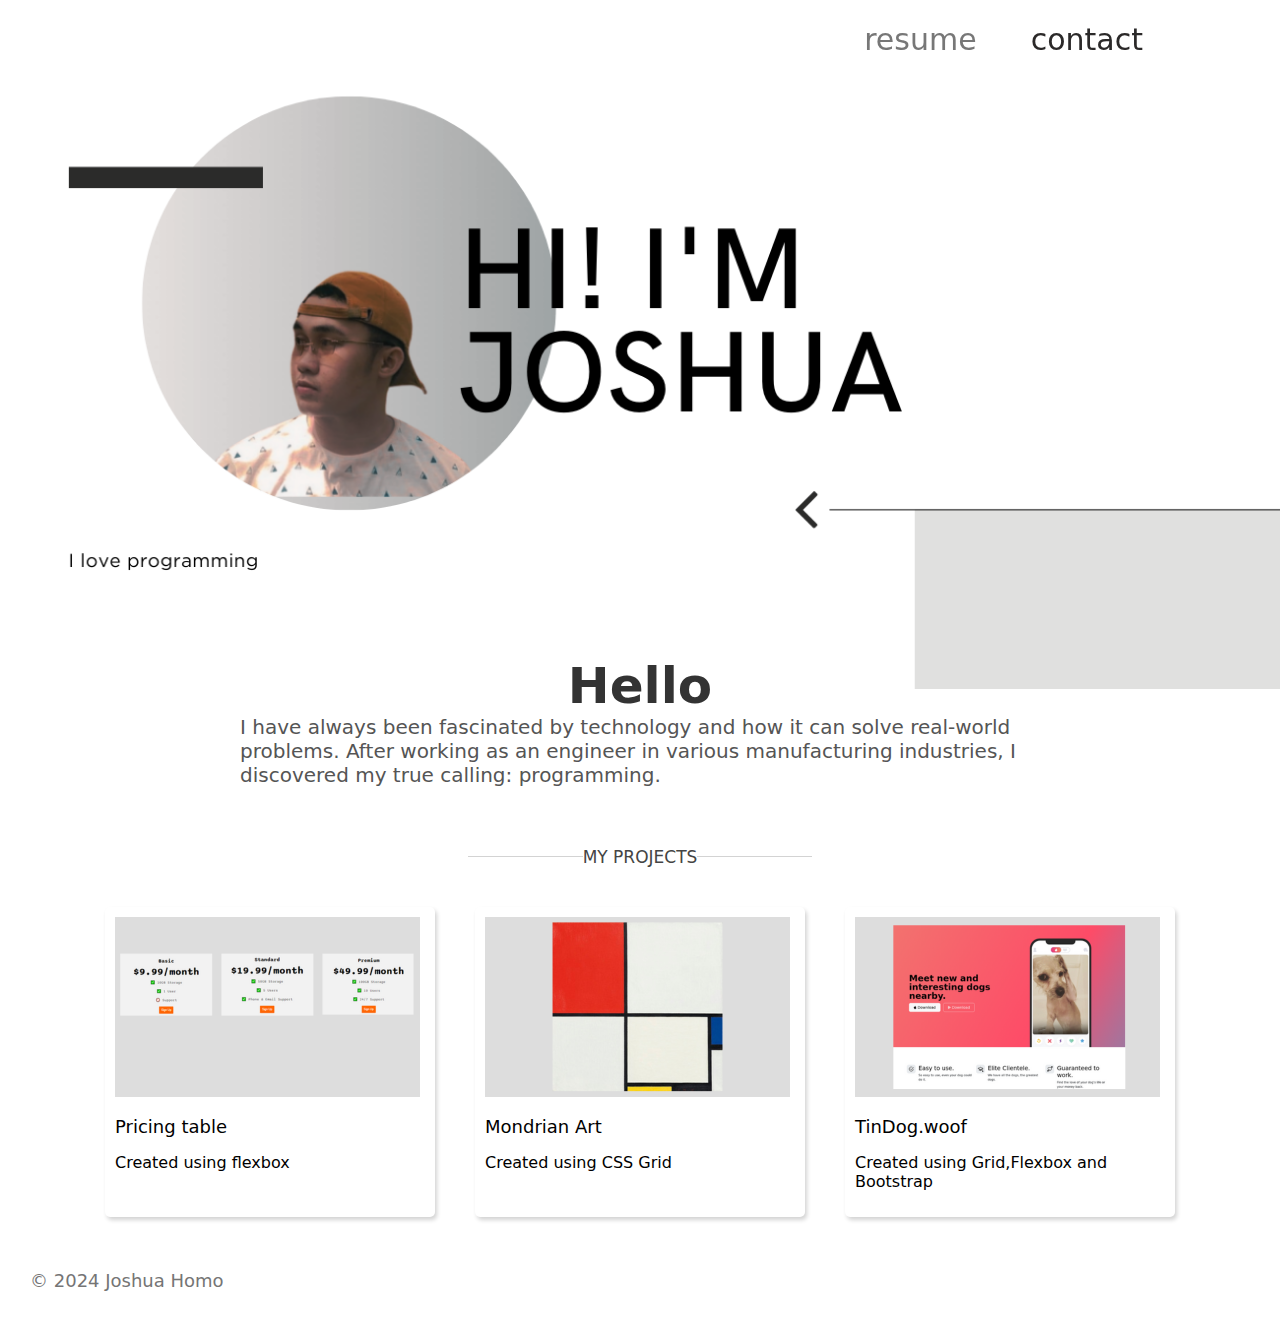
<file: index.html>
<!DOCTYPE html>
<html lang="en">
<head>
    <meta charset="UTF-8">
    <title>Personal Site</title>
    <link rel="stylesheet" href="./style.css"/>
    <meta name="viewport" content="width=device-width, initial-scale=1">
   <link rel="stylesheet" href="https://cdnjs.cloudflare.com/ajax/libs/font-awesome/4.7.0/css/font-awesome.min.css">
   <meta name="viewport" content="width=device-width, initial-scale=1">
   <link rel="stylesheet" href="https://cdnjs.cloudflare.com/ajax/libs/font-awesome/4.7.0/css/font-awesome.min.css">

</head>
<body>
 <section id="nav-bar">

     <nav>
          <input type="checkbox" id="check">
          <label for="check" class="checkbtn">
               <i class="fa fa-bars" style="font-size:36px"></i>
          </label>


          <ul>
               <li><a class="menu " href="./4.3.1 Capstone 1 (Resume)/index.html">  resume</a></li>
               <li><a class="menu " style="color: rgb(43, 41, 41);" href="/contact.html"> contact </a></li>
          </ul>
     </nav>

   
</section>

  <section id="resume">

     <div class="container-canva">
          <img class="profile-pic" src="./images/Hi! I am Josh (6).png" alt="backround-photo">
     </div>

    <div class="resume-container">

     <h1 class="greet">Hello</h1>
     <p class="intro"> I have always been fascinated by technology and how it can solve real-world problems. After working as an engineer in various manufacturing industries, I discovered my true calling: programming.</p>
     
    </div>


  </section>

  
  <div class="container-project-head">
       <div class="section-head">
            <h2 class="title">My Projects</h2>
       </div>

     <div class="container-projects">
     
        <div class="project first">
             <div class="project-description">
                 <a href="./projects/pricing.html"> <img class="output" src="./images/pricing-table.png" alt="pricing-table"></a>
                 <h4>Pricing table</h4>
                 <p class="decription">Created using flexbox</p>
             </div>
        </div>

        <div class="project">
             <div class="project-description">
                 <a href="./projects/mondrian.html"> <img class="output" src="./images/mondrian-grid.png" alt="mondrian-artwork"></a>
                  <h4>Mondrian Art</h4>
                  <p class="decription">Created using CSS Grid</p>
             </div>
        </div>

        <div class="project">
              <div class="project-description">
                 <a href="./projects/tindog.html"> <img class="output" src="./images/tindog.png" alt="dog-datingsite"></a>
                  <h4>TinDog.woof</h4>
                  <p class="decription">Created using Grid,Flexbox and Bootstrap</p>
              </div>
     
        </div>

      </div>
    </div>
  


  <section id="footer">

     <footer class="footer">© 2024 Joshua Homo</footer>
     
  </section>



</body>
</html>
</file>
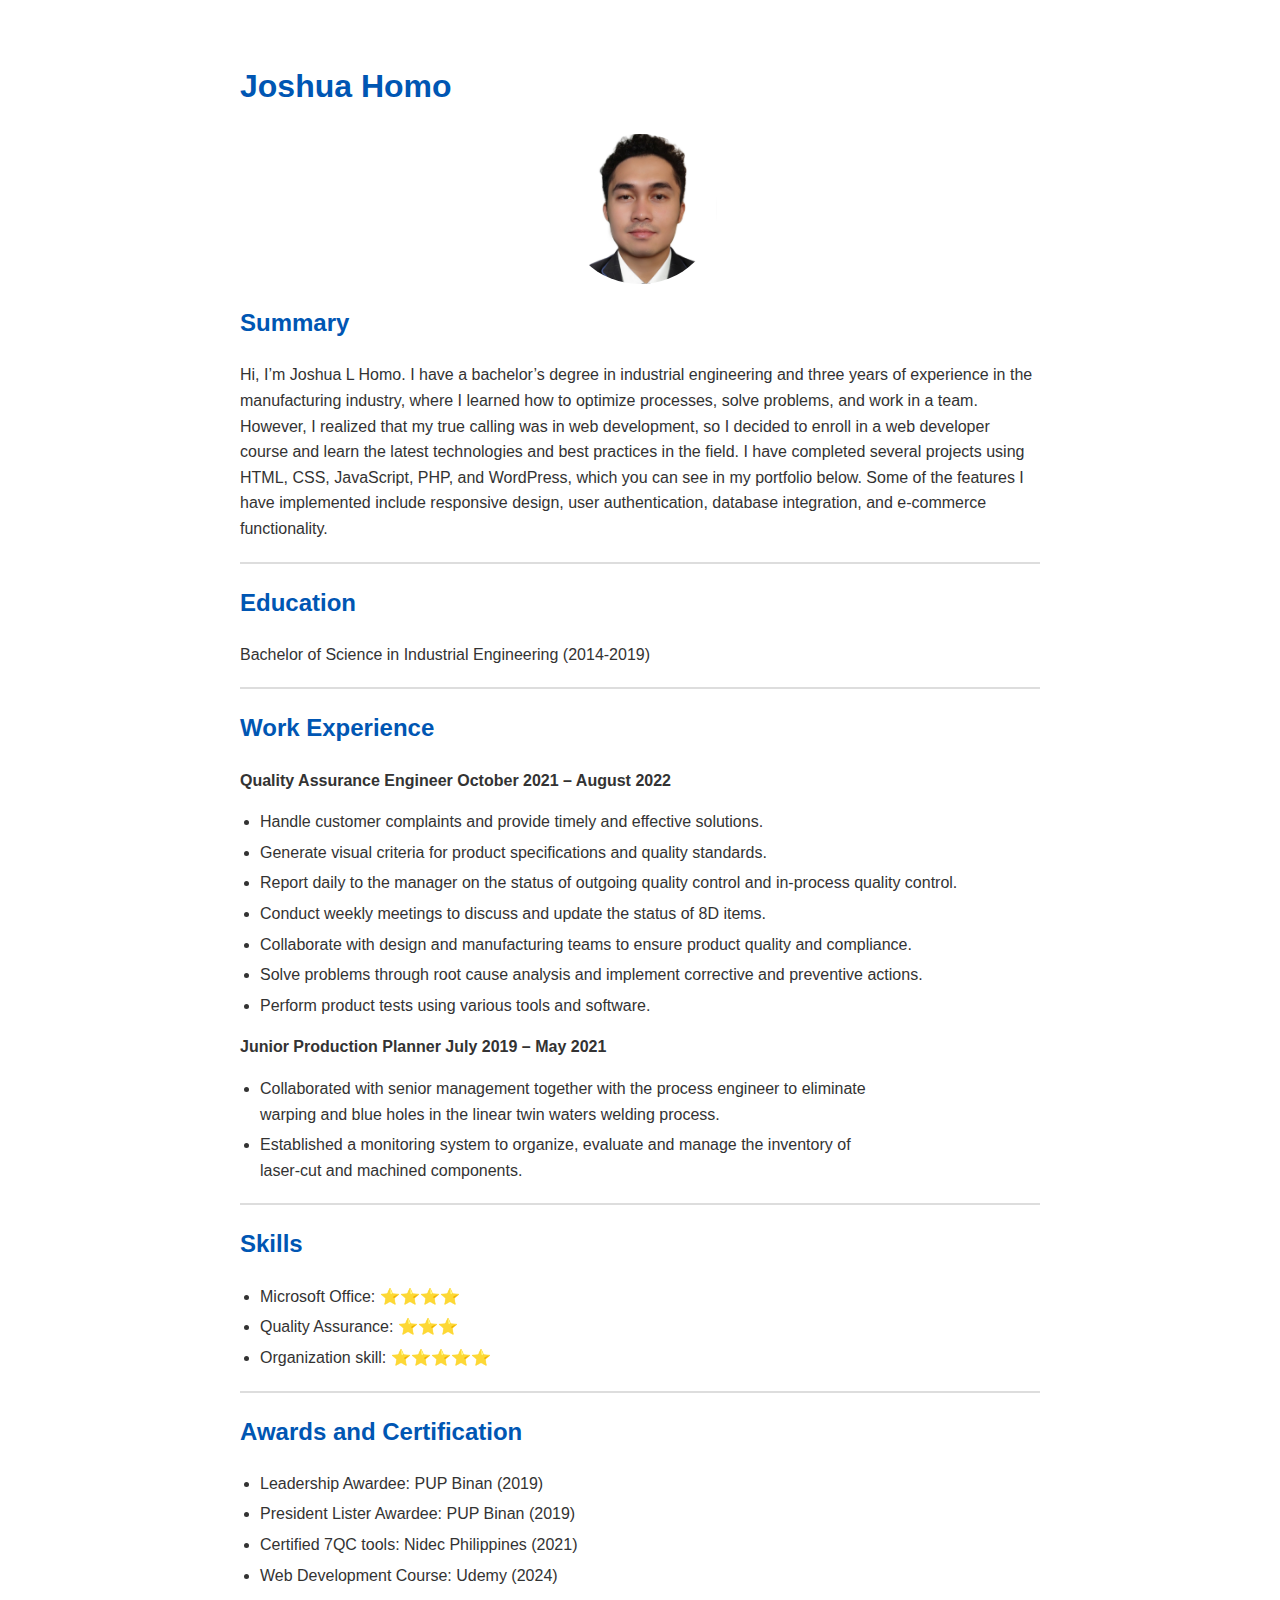
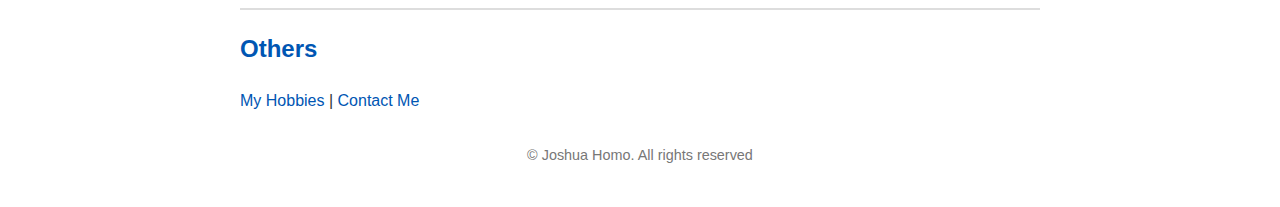
<file: 4.3.1 Capstone 1 (Resume)/index.html>
<!DOCTYPE html>
<html lang="en">
<head>
    <meta charset="UTF-8">
    <title>My Resume</title>
    <style>
        body {
            font-family: Arial, sans-serif;
            margin: 20px auto;
            max-width: 800px;
            padding: 20px;
            line-height: 1.6;
            color: #333;
        }
        h1, h2, h3 {
            color: #0056b3;
        }
        img {
            display: block;
            margin: 20px auto;
            border-radius: 50%; 
        }
        hr {
            border: 1px solid #ddd;
            margin: 20px 0;
        }
        ul {
            padding-left: 20px;
        }
        li {
            margin-bottom: 5px;
        }
        p {
            margin-bottom: 15px;
        }
        a {
            color: #0056b3;
            text-decoration: none;
        }
        a:hover {
            text-decoration: underline;
        }
        footer {
            text-align: center;
            margin-top: 30px;
            color: #777;
            font-size: 0.9em;
        }
        b {
            font-weight: bold;
        }
        .stars {
            color: gold;
        }
    </style>
</head>
<body>
    <h1>Joshua Homo</h1>
    <img height="150" src="./image/IMG_20240108_132718.jpg" alt="Joshua Homo Profile Picture"/>
    <h2>Summary</h2>
    <p>
        Hi, I’m Joshua L Homo. I have a bachelor’s degree in industrial engineering and three years of experience in the 
        manufacturing industry, where I learned how to optimize processes, solve problems, and work in a team. However, I 
        realized that my true calling was in web development, so I decided to enroll in a web developer course and learn 
        the latest technologies and best practices in the field. I have completed several projects using HTML, CSS, JavaScript,
        PHP, and WordPress, which you can see in my portfolio below. Some of the features I have implemented include responsive
        design, user authentication, database integration, and e-commerce functionality.
    </p>
    <hr>
    <h2>Education</h2>
    <p>
        Bachelor of Science in Industrial Engineering (2014-2019)
    </p> 
    <hr>
    <h2>Work Experience</h2>
    <p>
        <b>Quality Assurance Engineer October 2021 – August 2022</b><br>
        <ul>
            <li>Handle customer complaints and provide timely and effective solutions.</li>
            <li>Generate visual criteria for product specifications and quality standards.</li>
            <li>Report daily to the manager on the status of outgoing quality control and in-process quality control.</li>
            <li>Conduct weekly meetings to discuss and update the status of 8D items.</li>
            <li>Collaborate with design and manufacturing teams to ensure product quality and compliance.</li>
            <li>Solve problems through root cause analysis and implement corrective and preventive actions.</li>
            <li>Perform product tests using various tools and software.</li>
        </ul>
    </p>
    <p>
        <b>Junior Production Planner July 2019 – May 2021</b>
        <ul>
            <li>Collaborated with senior management together with the process engineer to eliminate<br>
            warping and blue holes in the linear twin waters welding process.</li>
            <li>Established a monitoring system to organize, evaluate and manage the inventory of <br>
            laser-cut and machined components. </li>
        </ul>
    </p>
    <hr>
    <h2>Skills</h2>
    <p>
        <ul>
            <li>Microsoft Office: <span class="stars">⭐️⭐️⭐️⭐️</span></li>
            <li>Quality Assurance: <span class="stars">⭐️⭐️⭐️</span></li>
            <li>Organization skill: <span class="stars">⭐️⭐️⭐️⭐️⭐️</span></li>
        </ul>
    </p>
    <hr>
    <h2>Awards and Certification</h2>
    <p>
        <ul>
            <li>Leadership Awardee: PUP Binan (2019)</li>
            <li>President Lister Awardee: PUP Binan (2019)</li>
            <li>Certified 7QC tools: Nidec Philippines (2021)</li>
            <li>Web Development Course: Udemy (2024)</li> 
        </ul>
    </p>
    <hr>
    <h2>Others</h2>
    <p>
        <a href="./My Hobbies.html">My Hobbies</a> | <a href="./Contact me.html">Contact Me</a>
    </p>
    <footer>
        © Joshua Homo. All rights reserved
    </footer>
</body>
</html>
</file>
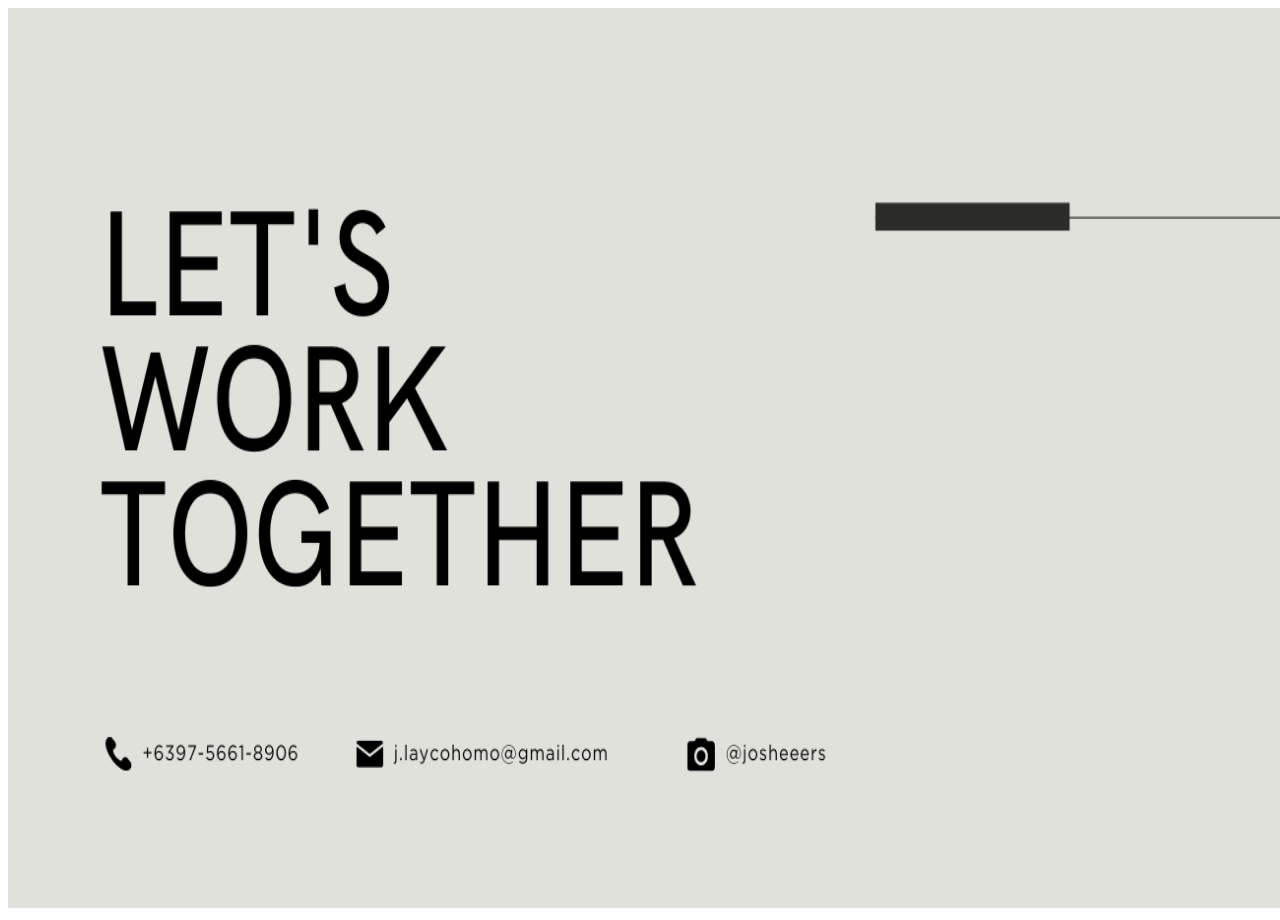
<file: contact.html>
<!DOCTYPE html>
<html lang="en">
<head>
    <meta charset="UTF-8">
    <title>Contact Me</title>
</head>

<style>

    img{
        width: 100vw;
        height: 100vh;
    }
</style>
<body>
   <div class="contact">
    <img src="./images/contact.png" alt="contact">
   </div>
</body>
</html>
</file>
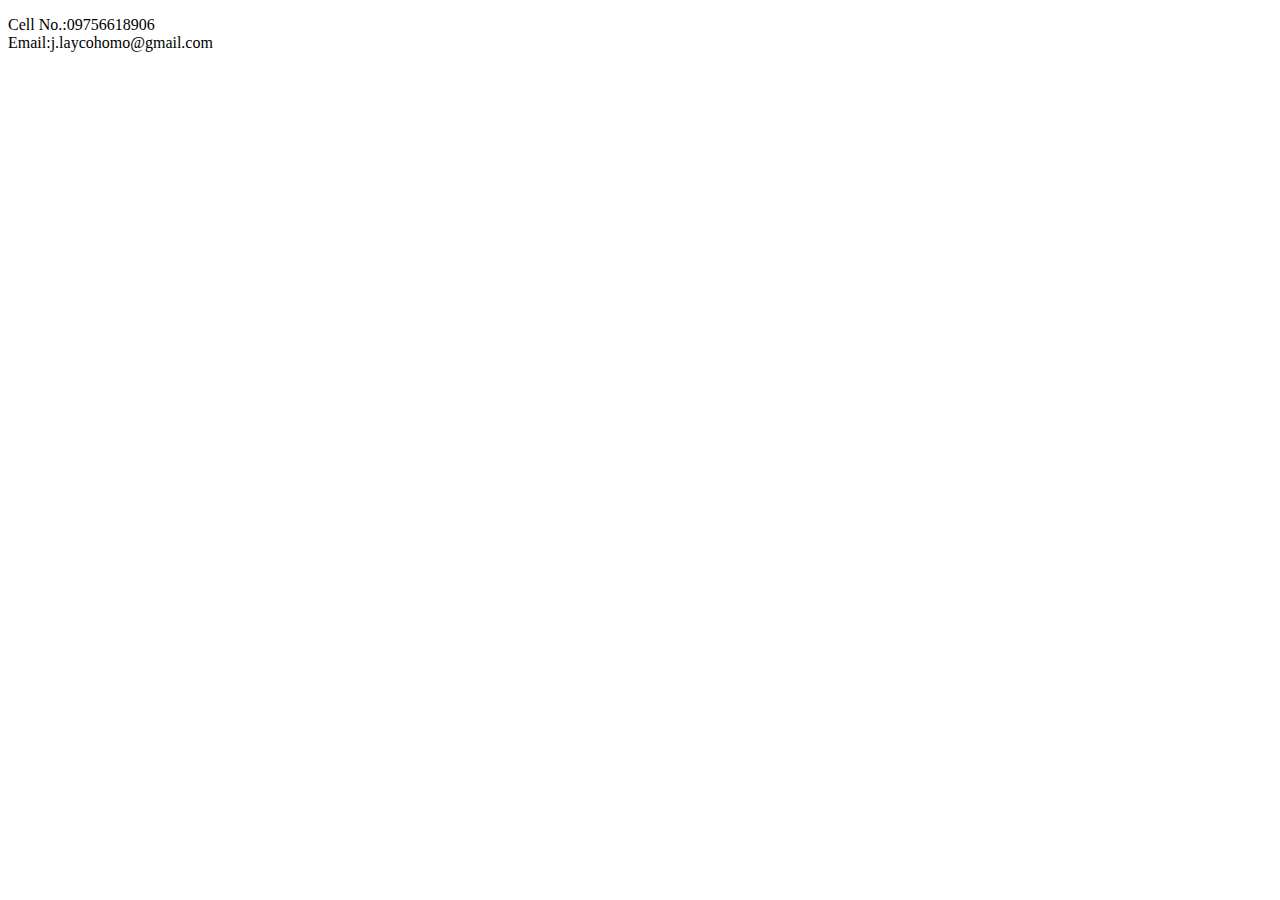
<file: 4.3.1 Capstone 1 (Resume)/Contact me.html>
<!DOCTYPE html>
<html lang="en">
<head>
    <meta charset="UTF-8">
    <title>Contact Me</title>
</head>
<body>
   <p>
    Cell No.:09756618906<br>
    Email:j.laycohomo@gmail.com<br>
   </p> 
</body>
</html>
</file>
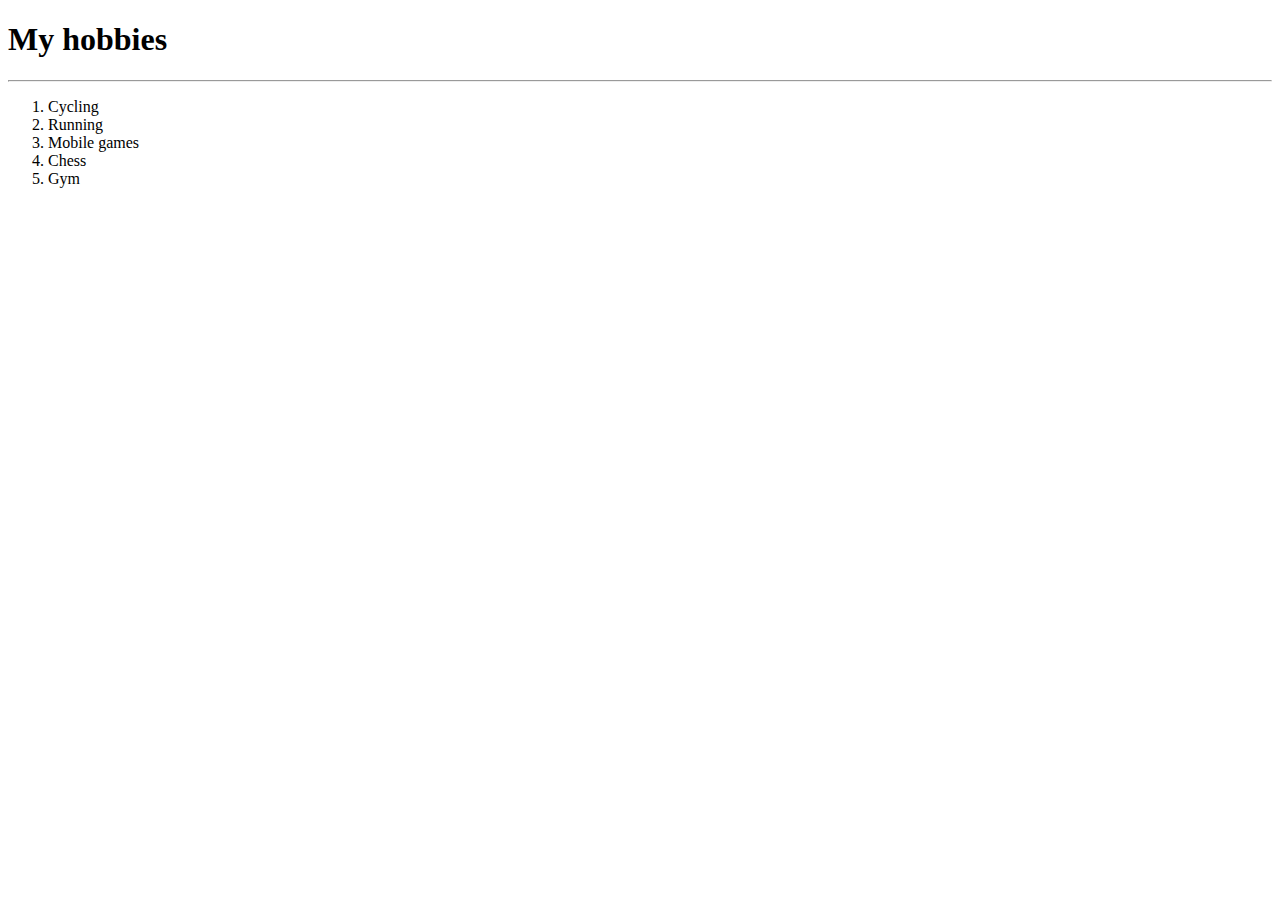
<file: 4.3.1 Capstone 1 (Resume)/My Hobbies.html>
<!DOCTYPE html>
<html lang="en">
<head>
    <meta charset="UTF-8">
    <title>My Hobbies</title>
</head>
<body>
    <h1>My hobbies</h1>
    <hr>
<ol>
    <li>Cycling</li>
    <li>Running</li>
    <li>Mobile games</li>
    <li>Chess</li>
    <li>Gym</li>
</ol>
    
    
</body>
</html>
</file>
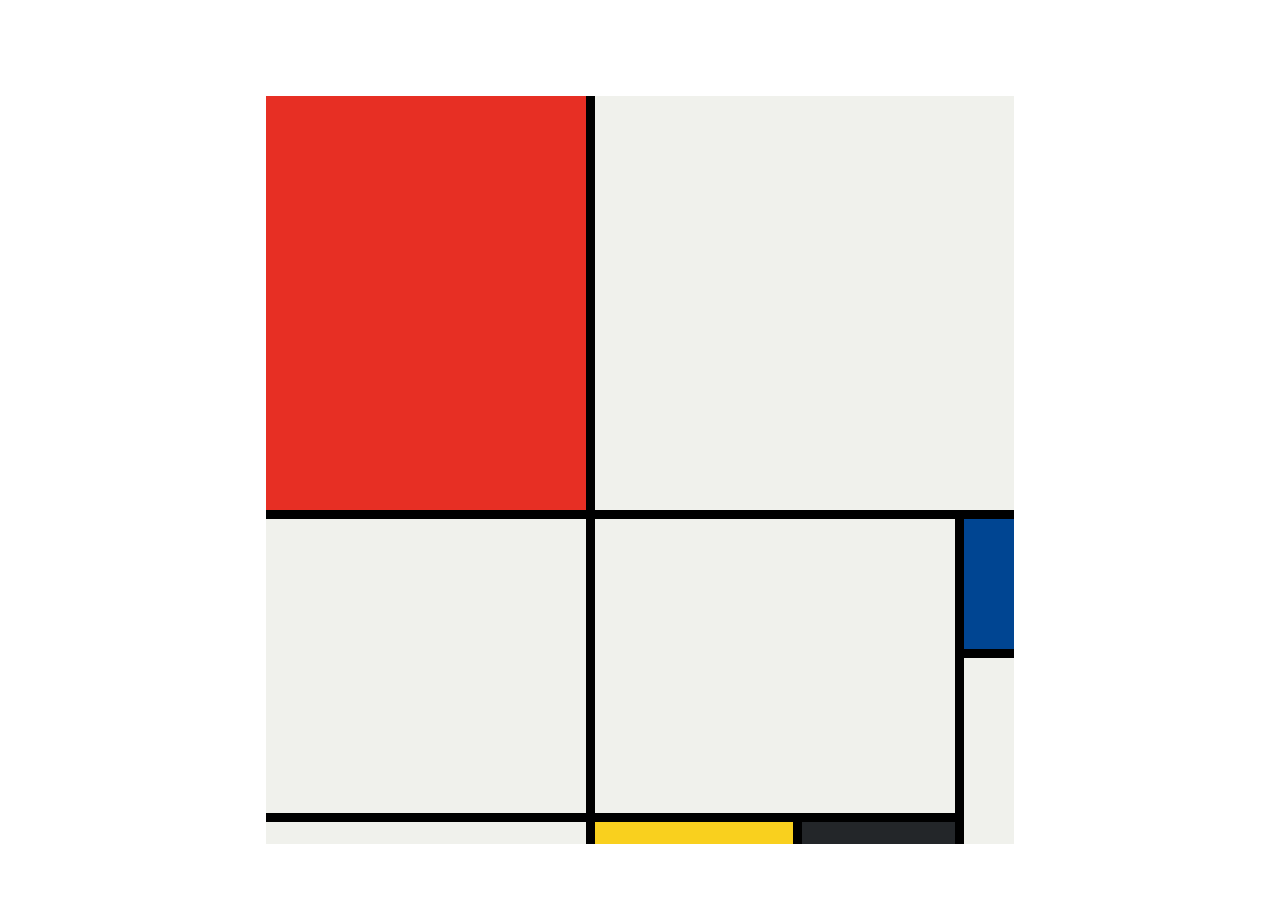
<file: projects/mondrian.html>
<!DOCTYPE html>
<html lang="en">

<head>
  <meta charset="UTF-8">
  <meta name="viewport" content="width=device-width, initial-scale=1.0">
  <title>Mondrian Project</title>
  <style>
    /* 
    Write your CSS here 
    Gap Colour: #000
    White: #F0F1EC
    Red: #E72F24
    Black: #232629
    Blue: #004592
    Yellow: #F9D01E
    */

    body{
      display: flex;
      justify-content: center;
      align-items: center;
      height: 100vh;
      margin: 20px 0 0 0;
      padding: 0;
    }

    .container{
      height: 748px;
      width: 748px;
      display: grid;
      grid-template-columns: 320px 198px 153px 50px;
      grid-template-rows: 414px 130px 155px 22px;
      gap: 9px;
      background-color: black;
      padding-bottom: 0;
    }

    .item{
      background-color: #F0F1EC;
    }

    .red{
      background-color: #E72F24;
    }

    .white1{
      grid-column: span 3;
    }

    .white2{
      grid-row: span 2;
    }

    .white3{
      grid-area: 2 / 2 / 4 / 4;
    }

    .blue{
      background-color: #004592;
    }

    .white4{
      grid-row: span 2;
    }

    .yellow{
      background-color: #F9D01E;
    }

    .black{
      background-color: #232629;
    }

  </style>
</head>

<body>
 <div class="container">
  <div class="item red"></div>
  <div class="item white1"></div>
  <div class="item white2"></div>
  <div class="item white3"></div>

  <div class="item blue"></div>
  <div class="item white4"></div>

  <div class="item"></div>
  <div class="item yellow"></div>
  <div class="item black"></div>
   
 </div>
  
</body>

</html>
</file>
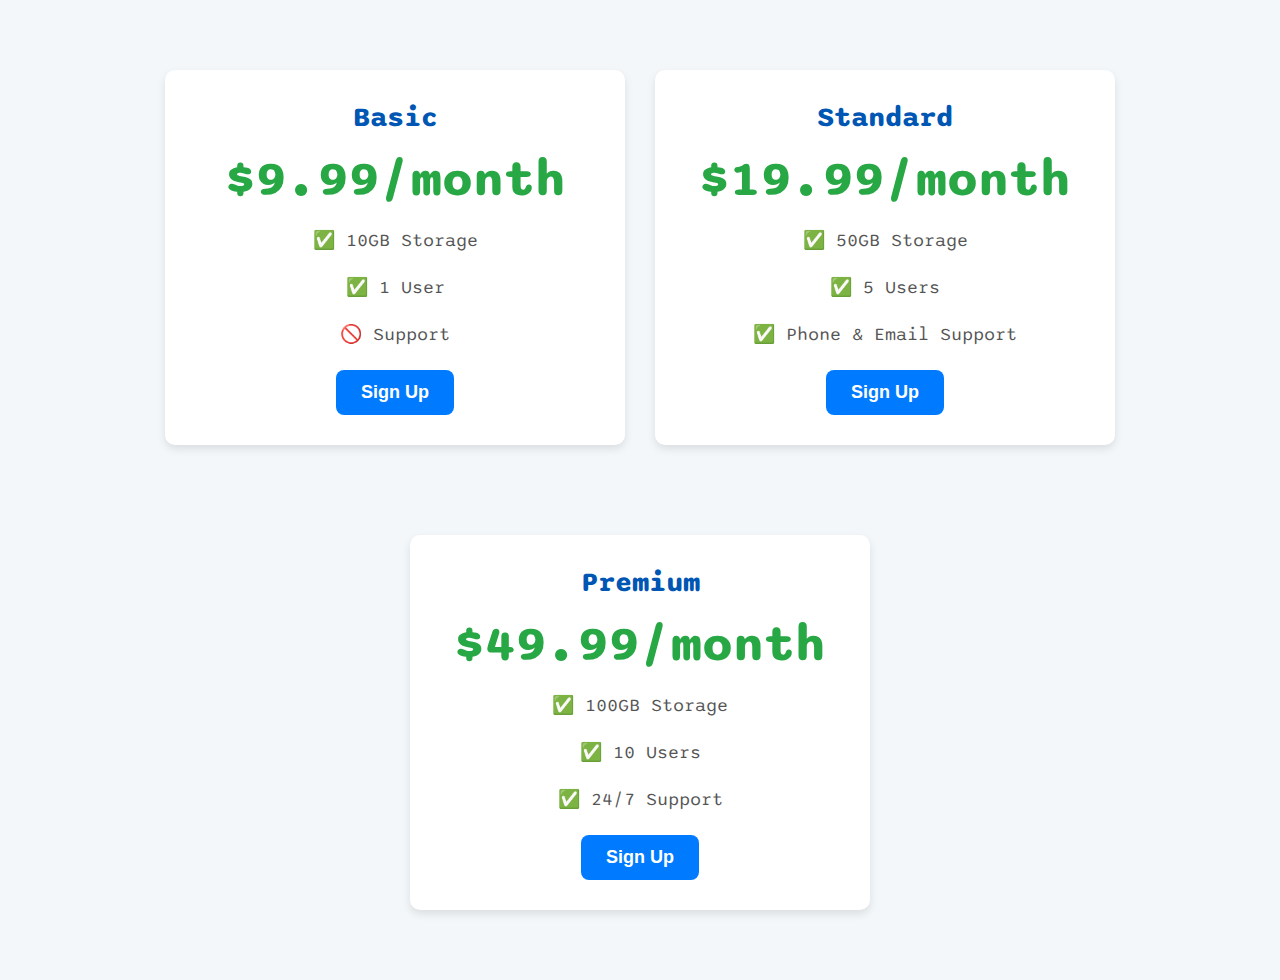
<file: projects/pricing.html>
<!DOCTYPE html>
<html>

<head>
    <title>Flexbox Pricing Table</title>
    <link rel="preconnect" href="https://fonts.googleapis.com">
    <link rel="preconnect" href="https://fonts.gstatic.com" crossorigin>
    <link href="https://fonts.googleapis.com/css2?family=Sono:wght@400;700&display=swap" rel="stylesheet">
    <meta name="viewport" content="width=device-width, initial-scale=1.0">
    <style>
        body {
            font-family: 'Sono', sans-serif;
            margin: 0;
            padding: 0;
            background-color: #f4f7f9;
            color: #333;
        }

        .pricing-container {
            display: flex;
            justify-content: center;
            align-items: center;
            min-height: 100vh;
            padding: 40px 20px;
            gap: 30px;
            flex-wrap: wrap;
        }

        .pricing-plan {
            background-color: #fff;
            flex: 1 1 300px;
            max-width: 400px;
            padding: 30px;
            text-align: center;
            border-radius: 10px;
            box-shadow: 0 4px 8px rgba(0, 0, 0, 0.1);
            transition: transform 0.3s ease-in-out;
        }

        .pricing-plan:hover {
            transform: translateY(-5px);
            box-shadow: 0 6px 12px rgba(0, 0, 0, 0.15);
        }

        .plan-title {
            font-size: 28px;
            font-weight: 700;
            margin-bottom: 15px;
            color: #0056b3;
        }

        .plan-price {
            font-weight: 700;
            font-size: 50px;
            margin-bottom: 15px;
            color: #28a745;
        }

        .plan-features {
            margin: 20px 0;
            padding: 0;
            list-style: none;
        }

        .plan-features li {
            margin-bottom: 25px;
            font-size: 18px;
            color: #555;
        }

        .plan-button {
            background-color: #007bff;
            padding: 12px 25px;
            border: none;
            border-radius: 8px;
            color: white;
            font-size: 18px;
            font-weight: 600;
            cursor: pointer;
            transition: background-color 0.3s ease;
        }

        .plan-button:hover {
            background-color: #0056b3;
        }

        @media (max-width: 768px) {
            .pricing-container {
                flex-direction: column;
                align-items: stretch;
            }

            .pricing-plan {
                max-width: none;
                width: 100%; /* Ensure full width on mobile */
                box-sizing: border-box; /* Include padding and border in the element's total width and height */
            }
            .plan-price{
                font-size: 40px;
            }
            .plan-title{
                font-size: 24px;
            }
            .plan-features li{
                font-size: 16px;
            }
            .plan-button{
                font-size: 16px;
                padding: 10px 20px;
            }
        }
        @media (max-width: 375px){
            .pricing-container{
                padding: 20px 10px;
                gap: 20px;
            }
        }
    </style>
</head>

<body>
    <div class="pricing-container">
        <div class="pricing-plan">
            <div class="plan-title">Basic</div>
            <div class="plan-price">$9.99/month</div>
            <ul class="plan-features">
                <li>✅ 10GB Storage</li>
                <li>✅ 1 User</li>
                <li>🚫 Support</li>
            </ul>
            <button class="plan-button">Sign Up</button>
        </div>
        <div class="pricing-plan">
            <div class="plan-title">Standard</div>
            <div class="plan-price">$19.99/month</div>
            <ul class="plan-features">
                <li>✅ 50GB Storage</li>
                <li>✅ 5 Users</li>
                <li>✅ Phone &amp; Email Support</li>
            </ul>
            <button class="plan-button">Sign Up</button>
        </div>
        <div class="pricing-plan">
            <div class="plan-title">Premium</div>
            <div class="plan-price">$49.99/month</div>
            <ul class="plan-features">
                <li>✅ 100GB Storage</li>
                <li>✅ 10 Users</li>
                <li>✅ 24/7 Support</li>
            </ul>
            <button class="plan-button">Sign Up</button>
        </div>
    </div>
</body>

</html>
</file>
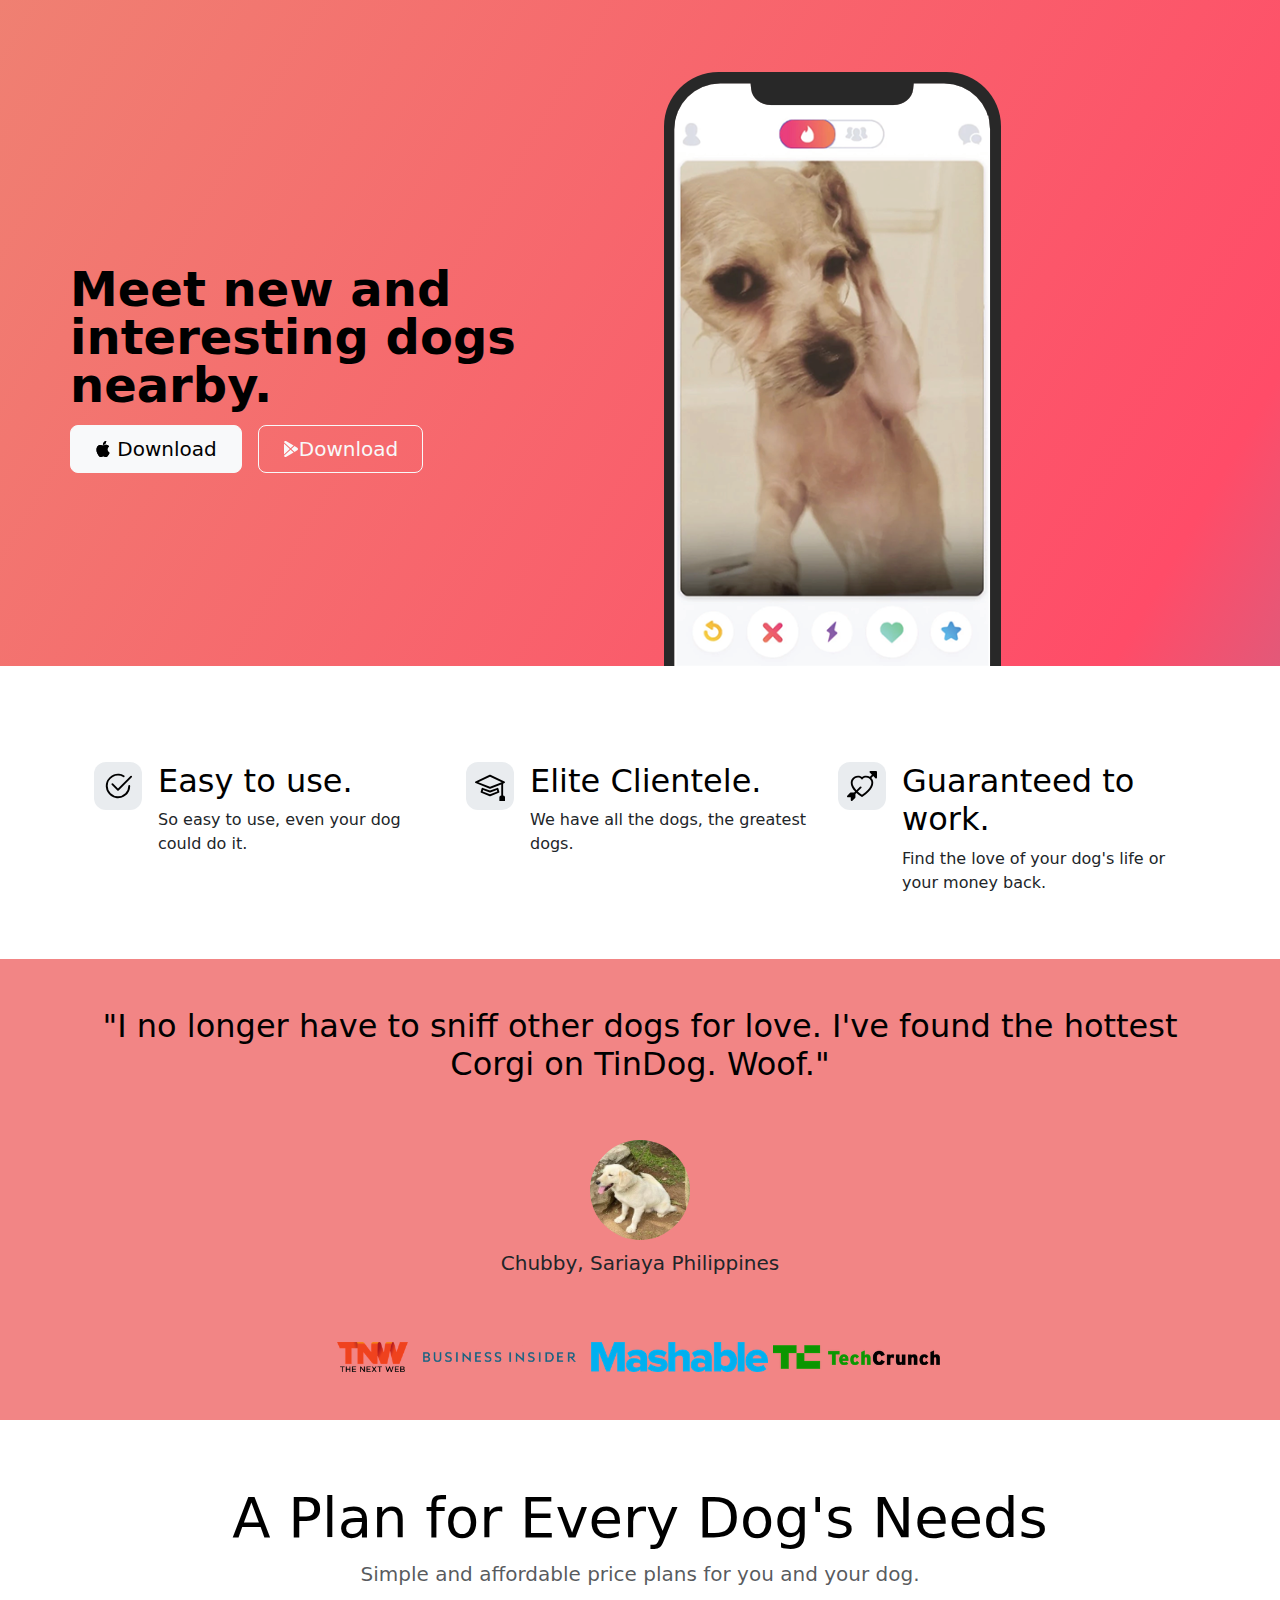
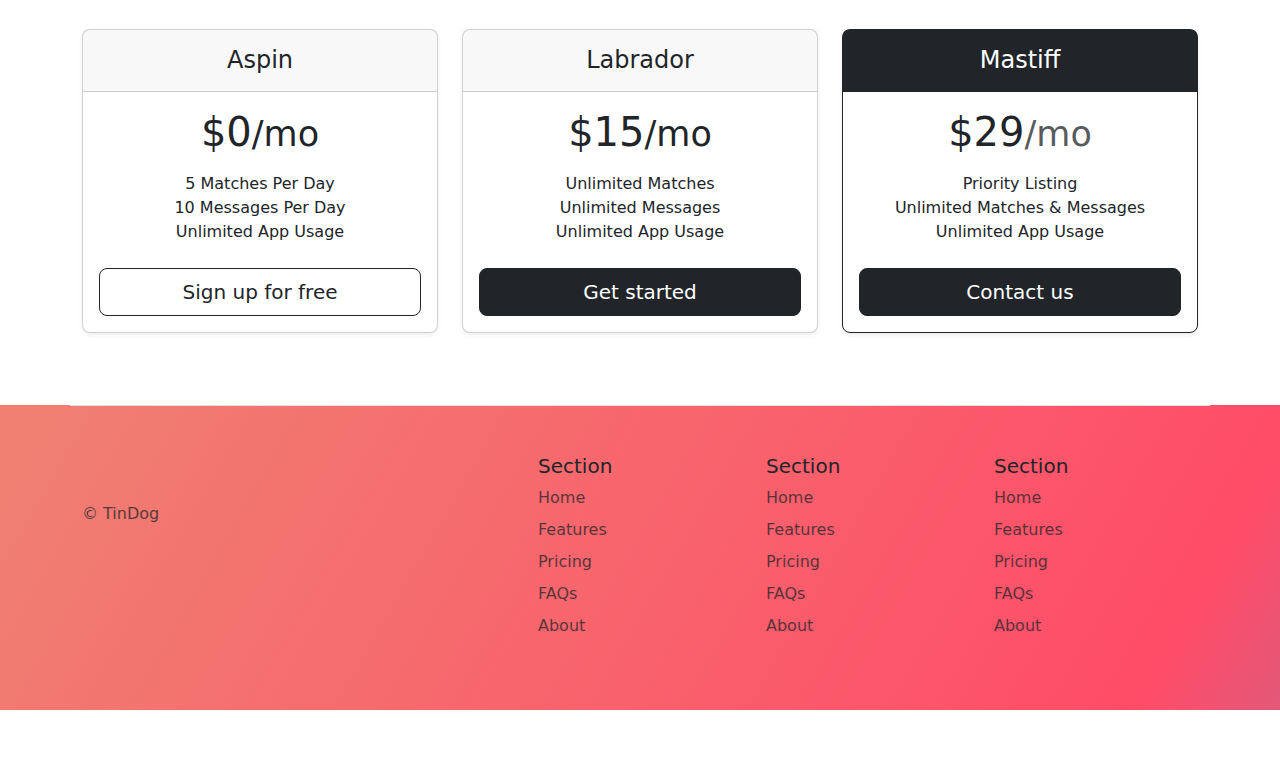
<file: projects/tindog.html>
<!DOCTYPE html>
<html lang="en">

<head>
  <meta charset="UTF-8">
  <meta name="viewport" content="width=device-width, initial-scale=1.0">
  <title>TinDog</title>
</head>
<link href="https://cdn.jsdelivr.net/npm/bootstrap@5.3.3/dist/css/bootstrap.min.css" rel="stylesheet" integrity="sha384-QWTKZyjpPEjISv5WaRU9OFeRpok6YctnYmDr5pNlyT2bRjXh0JMhjY6hW+ALEwIH" crossorigin="anonymous">
<link rel="stylesheet" href="https://cdn.jsdelivr.net/npm/bootstrap-icons@1.3.0/font/bootstrap-icons.css">

<style>
  .gradient-background {
  background: linear-gradient(300deg, #00bfff, #ff4c68, #ef8172);
  background-size: 180% 180%;
  animation: gradient-animation 18s ease infinite;
}

@keyframes gradient-animation {
  0% {
    background-position: 0% 50%;
  }
  50% {
    background-position: 100% 50%;
  }
  100% {
    background-position: 0% 50%;
  }
  
}

.icon-square {
  width: 3rem;
  height: 3rem;
  border-radius: 0.75rem;
}

.profile-img {
  height: 100px;
  border-radius: 50%;
}


.feature-icon{
  padding: 8px;
  border-radius: 10%;
}



.profile-image{
  height: 100px;
  width: 100px;
  border-radius: 50%;
}

.testemonial{
  background-color: #F28585;
}
</style>
<body>
  <div class="gradient-background">
  <div class="container col-xxl-8 px-0 py--5">
    <div class="row flex-lg-row-reverse align-items-center g-5 pt-4 ">
      <div class="col-10 col-sm-8 col-lg-6">
        <img src="./images/iphone.png" class="pb-0  mx-lg-auto img-fluid mt-5 mx-5" alt="Bootstrap Themes" height="200px"  loading="lazy">
      </div>
      <div class="col-lg-6">
        <h1 class="display-5 fw-bold text-body-emphasis lh-1 mb-3 mt-5 ">Meet new and interesting dogs nearby.</h1>
        <div class="d-grid gap-2 d-md-flex justify-content-md-start">
          <button  type="button" class="btn btn-light btn-lg px-4 me-md-2"> <svg xmlns="http://www.w3.org/2000/svg" width="16" height="16" fill="currentColor"
            class="bi bi-apple mb-1" viewBox="0 0 16 16">
<path
              d="M11.182.008C11.148-.03 9.923.023 8.857 1.18c-1.066 1.156-.902 2.482-.878 2.516.024.034 1.52.087 2.475-1.258.955-1.345.762-2.391.728-2.43Zm3.314 11.733c-.048-.096-2.325-1.234-2.113-3.422.212-2.189 1.675-2.789 1.698-2.854.023-.065-.597-.79-1.254-1.157a3.692 3.692 0 0 0-1.563-.434c-.108-.003-.483-.095-1.254.116-.508.139-1.653.589-1.968.607-.316.018-1.256-.522-2.267-.665-.647-.125-1.333.131-1.824.328-.49.196-1.422.754-2.074 2.237-.652 1.482-.311 3.83-.067 4.56.244.729.625 1.924 1.273 2.796.576.984 1.34 1.667 1.659 1.899.319.232 1.219.386 1.843.067.502-.308 1.408-.485 1.766-.472.357.013 1.061.154 1.782.539.571.197 1.111.115 1.652-.105.541-.221 1.324-1.059 2.238-2.758.347-.79.505-1.217.473-1.282Z" />
<path
              d="M11.182.008C11.148-.03 9.923.023 8.857 1.18c-1.066 1.156-.902 2.482-.878 2.516.024.034 1.52.087 2.475-1.258.955-1.345.762-2.391.728-2.43Zm3.314 11.733c-.048-.096-2.325-1.234-2.113-3.422.212-2.189 1.675-2.789 1.698-2.854.023-.065-.597-.79-1.254-1.157a3.692 3.692 0 0 0-1.563-.434c-.108-.003-.483-.095-1.254.116-.508.139-1.653.589-1.968.607-.316.018-1.256-.522-2.267-.665-.647-.125-1.333.131-1.824.328-.49.196-1.422.754-2.074 2.237-.652 1.482-.311 3.83-.067 4.56.244.729.625 1.924 1.273 2.796.576.984 1.34 1.667 1.659 1.899.319.232 1.219.386 1.843.067.502-.308 1.408-.485 1.766-.472.357.013 1.061.154 1.782.539.571.197 1.111.115 1.652-.105.541-.221 1.324-1.059 2.238-2.758.347-.79.505-1.217.473-1.282Z" />
</svg> Download</button>
          
          <button type="button" class="btn btn-outline-light btn-lg px-4"><svg xmlns="http://www.w3.org/2000/svg" width="16" height="16" fill="currentColor"
            class="bi bi-google-play mb-1" viewBox="0 0 16 16">
<path
              d="M14.222 9.374c1.037-.61 1.037-2.137 0-2.748L11.528 5.04 8.32 8l3.207 2.96 2.694-1.586Zm-3.595 2.116L7.583 8.68 1.03 14.73c.201 1.029 1.36 1.61 2.303 1.055l7.294-4.295ZM1 13.396V2.603L6.846 8 1 13.396ZM1.03 1.27l6.553 6.05 3.044-2.81L3.333.215C2.39-.341 1.231.24 1.03 1.27Z" />
</svg>Download</button>
        </div>
      </div>
    </div>
  </div>
</div>
  
  <section id="title">

  </section>

  <section id="features">
  
  <div class="container px-4 pt-5" id="hanging-icons">
    <div class="row g-4 pt-5 row-cols-1 row-cols-lg-3">
      <div class="col d-flex align-items-start">
        <div class="icon-square text-body-emphasis bg-body-secondary d-inline-flex align-items-center justify-content-center fs-4 flex-shrink-0 me-3">
          <svg xmlns="http://www.w3.org/2000/svg" height="30" fill="currentColor" class="bi bi-check2-circle"
              viewBox="0 0 16 16">
<path
                d="M2.5 8a5.5 5.5 0 0 1 8.25-4.764.5.5 0 0 0 .5-.866A6.5 6.5 0 1 0 14.5 8a.5.5 0 0 0-1 0 5.5 5.5 0 1 1-11 0z" />
<path
                d="M15.354 3.354a.5.5 0 0 0-.708-.708L8 9.293 5.354 6.646a.5.5 0 1 0-.708.708l3 3a.5.5 0 0 0 .708 0l7-7z" />
</svg>
        </div>
        <div>
          <h3 class="fs-2 text-body-emphasis">Easy to use.</h3>
          <p>So easy to use, even your dog could do it.</p>
         
        </div>
      </div>
      <div class="col d-flex align-items-start">
        <div class="icon-square text-body-emphasis bg-body-secondary d-inline-flex align-items-center justify-content-center fs-4 flex-shrink-0 me-3">
          <svg xmlns="http://www.w3.org/2000/svg" height="30" fill="currentColor" class="bi bi-mortarboard" viewBox="0 0 16 16">
            <path d="M8.211 2.047a.5.5 0 0 0-.422 0l-7.5 3.5a.5.5 0 0 0 .025.917l7.5 3a.5.5 0 0 0 .372 0L14 7.14V13a1 1 0 0 0-1 1v2h3v-2a1 1 0 0 0-1-1V6.739l.686-.275a.5.5 0 0 0 .025-.917l-7.5-3.5ZM8 8.46 1.758 5.965 8 3.052l6.242 2.913L8 8.46Z"/>
            <path d="M4.176 9.032a.5.5 0 0 0-.656.327l-.5 1.7a.5.5 0 0 0 .294.605l4.5 1.8a.5.5 0 0 0 .372 0l4.5-1.8a.5.5 0 0 0 .294-.605l-.5-1.7a.5.5 0 0 0-.656-.327L8 10.466 4.176 9.032Zm-.068 1.873.22-.748 3.496 1.311a.5.5 0 0 0 .352 0l3.496-1.311.22.748L8 12.46l-3.892-1.556Z"/>
            </svg>
        </div>
        <div>
          <h3 class="fs-2 text-body-emphasis">Elite Clientele.</h3>
          <p>We have all the dogs, the greatest dogs.</p>
          
        </div>
      </div>
      <div class="col d-flex align-items-start">
        <div class="icon-square text-body-emphasis bg-body-secondary d-inline-flex align-items-center justify-content-center fs-4 flex-shrink-0 me-3">
          <svg xmlns="http://www.w3.org/2000/svg" height="30" fill="currentColor" class="bi bi-arrow-through-heart"
              viewBox="0 0 16 16">
<path fill-rule="evenodd"
                d="M2.854 15.854A.5.5 0 0 1 2 15.5V14H.5a.5.5 0 0 1-.354-.854l1.5-1.5A.5.5 0 0 1 2 11.5h1.793l.53-.53c-.771-.802-1.328-1.58-1.704-2.32-.798-1.575-.775-2.996-.213-4.092C3.426 2.565 6.18 1.809 8 3.233c1.25-.98 2.944-.928 4.212-.152L13.292 2 12.147.854A.5.5 0 0 1 12.5 0h3a.5.5 0 0 1 .5.5v3a.5.5 0 0 1-.854.354L14 2.707l-1.006 1.006c.236.248.44.531.6.845.562 1.096.585 2.517-.213 4.092-.793 1.563-2.395 3.288-5.105 5.08L8 13.912l-.276-.182a21.86 21.86 0 0 1-2.685-2.062l-.539.54V14a.5.5 0 0 1-.146.354l-1.5 1.5Zm2.893-4.894A20.419 20.419 0 0 0 8 12.71c2.456-1.666 3.827-3.207 4.489-4.512.679-1.34.607-2.42.215-3.185-.817-1.595-3.087-2.054-4.346-.761L8 4.62l-.358-.368c-1.259-1.293-3.53-.834-4.346.761-.392.766-.464 1.845.215 3.185.323.636.815 1.33 1.519 2.065l1.866-1.867a.5.5 0 1 1 .708.708L5.747 10.96Z" />
</svg>
        </div>
        <div>
          <h3 class="fs-2 text-body-emphasis">Guaranteed to work.</h3>
          <p>Find the love of your dog's life or your money back.
          </p>
        
        </div>
      </div>
    </div>
  </div>

 

  </section>


 


<section id="testimonial">
<div class="testemonial">
  <div class=" my-5">
    <div class="px-5 pb-5 text-center ">
      <div class="container py-5">
        <h2 class="text-body-emphasis">"I no longer have to sniff other dogs for love. I've found the hottest Corgi on TinDog. Woof."</h2>
        <img  class="profile-image mt-5" src="./images/IMG_20240123_092542.jpg" alt="dog">
        <p class="col-lg-8 mx-auto lead mt-2">
         Chubby, Sariaya Philippines
        </p>
      </div>
    <div class="container">
      <div class="row">
        <div class="col-lg-12 col-sm-3 px-5">
          <img src="./images/tnw.png" alt="tnwlogo" height="30px">
          <img src="./images/bizinsider.png" alt="bizzlogo" height="30px">
          <img src="./images/mashable.png" alt="mashablelogo" height="30px">
          <img src="./images/techcrunch.png" alt="techcrunchlogo" height="30px">

        </div>
      </div>
    </div>
   </div>
  </div>
</div>
</section>

  <section id="pricing">

    
   <div class="container">
    <div class="pricing-header p-3 pb-md-4 mx-auto text-center">
      <h1 class="display-4 fw-normal text-body-emphasis">A Plan for Every Dog's Needs</h1>
      <p class="fs-5 text-body-secondary">Simple and affordable price plans for you and your dog.</p>
    </div>
    <div class="row row-cols-1 row-cols-md-3 mb-3 text-center">
      <div class="col">
        <div class="card mb-4 rounded-3 shadow-sm">
          <div class="card-header py-3">
            <h4 class="my-0 fw-normal">Aspin</h4>
          </div>
          <div class="card-body">
            <h1 class="card-title pricing-card-title">$0<small class="text-body-dark fw-light">/mo</small></h1>
            <ul class="list-unstyled mt-3 mb-4">
              <li>5 Matches Per Day</li>
              <li>10 Messages Per Day</li>
              <li>Unlimited App Usage</li>
            </ul>
            <button type="button" class="w-100 btn btn-lg btn-outline-dark">Sign up for free</button>
          </div>
        </div>
      </div>
      <div class="col">
        <div class="card mb-4 rounded-3 shadow-sm">
          <div class="card-header py-3">
            <h4 class="my-0 fw-normal">Labrador</h4>
          </div>
          <div class="card-body">
            <h1 class="card-title pricing-card-title">$15<small class="text-body-dark fw-light">/mo</small></h1>
            <ul class="list-unstyled mt-3 mb-4">
              <li>Unlimited Matches</li>
              <li>Unlimited Messages</li>
              <li>Unlimited App Usage</li>
            </ul>
            <button type="button" class="w-100 btn btn-lg btn-dark">Get started</button>
          </div>
        </div>
      </div>
      <div class="col">
        <div class="card mb-4 rounded-3 shadow-sm border-dark">
          <div class="card-header py-3 text-bg-dark border-dark">
            <h4 class="my-0 fw-normal">Mastiff</h4>
          </div>
          <div class="card-body">
            <h1 class="card-title pricing-card-title">$29<small class="text-body-secondary fw-light">/mo</small></h1>
            <ul class="list-unstyled mt-3 mb-4">
              <li>Priority Listing</li>
              <li>Unlimited Matches & Messages</li>
              <li>Unlimited App Usage</li>
            </ul>
            <button type="button" class="w-100 btn btn-lg btn-dark">Contact us</button>
          </div>
        </div>
      </div>
    </div>    
   </div>
      
  </section>

  <section id="footer"></section>

  <div class="gradient-background" >
  <div class="container">
    <footer class="row row-cols-1 row-cols-sm-2 row-cols-md-5 py-5 mt-5 border-top">
      <div class="col mb-3">
        <a href="/" class="d-flex align-items-center mb-3 link-body-emphasis text-decoration-none">
          <svg class="bi me-2" width="40" height="32"><use xlink:href="#bootstrap"></use></svg>
        </a>
        <p class="text-body-secondary">© TinDog</p>
      </div>
  
      <div class="col mb-3">
  
      </div>
  
      <div class="col mb-3">
        <h5>Section</h5>
        <ul class="nav flex-column">
          <li class="nav-item mb-2"><a href="#" class="nav-link p-0 text-body-secondary">Home</a></li>
          <li class="nav-item mb-2"><a href="#" class="nav-link p-0 text-body-secondary">Features</a></li>
          <li class="nav-item mb-2"><a href="#" class="nav-link p-0 text-body-secondary">Pricing</a></li>
          <li class="nav-item mb-2"><a href="#" class="nav-link p-0 text-body-secondary">FAQs</a></li>
          <li class="nav-item mb-2"><a href="#" class="nav-link p-0 text-body-secondary">About</a></li>
        </ul>
      </div>
  
      <div class="col mb-3">
        <h5>Section</h5>
        <ul class="nav flex-column">
          <li class="nav-item mb-2"><a href="#" class="nav-link p-0 text-body-secondary">Home</a></li>
          <li class="nav-item mb-2"><a href="#" class="nav-link p-0 text-body-secondary">Features</a></li>
          <li class="nav-item mb-2"><a href="#" class="nav-link p-0 text-body-secondary">Pricing</a></li>
          <li class="nav-item mb-2"><a href="#" class="nav-link p-0 text-body-secondary">FAQs</a></li>
          <li class="nav-item mb-2"><a href="#" class="nav-link p-0 text-body-secondary">About</a></li>
        </ul>
      </div>
  
      <div class="col mb-3">
        <h5>Section</h5>
        <ul class="nav flex-column">
          <li class="nav-item mb-2"><a href="#" class="nav-link p-0 text-body-secondary">Home</a></li>
          <li class="nav-item mb-2"><a href="#" class="nav-link p-0 text-body-secondary">Features</a></li>
          <li class="nav-item mb-2"><a href="#" class="nav-link p-0 text-body-secondary">Pricing</a></li>
          <li class="nav-item mb-2"><a href="#" class="nav-link p-0 text-body-secondary">FAQs</a></li>
          <li class="nav-item mb-2"><a href="#" class="nav-link p-0 text-body-secondary">About</a></li>
        </ul>
      </div>
    </footer>
  </div>
</div>


  

  </section>

  <script src="https://cdn.jsdelivr.net/npm/bootstrap@5.3.2/dist/js/bootstrap.bundle.min.js" integrity="sha384-C6RzsynM9kWDrMNeT87bh95OGNyZPhcTNXj1NW7RuBCsyN/o0jlpcV8Qyq46cDfL" crossorigin="anonymous"></script>

</body>

</html>
</file>
<file: style.css>
body {
    margin: 0;
    font-family: system-ui, -apple-system, BlinkMacSystemFont, 'Segoe UI', Roboto, Oxygen, Ubuntu, Cantarell, 'Open Sans', 'Helvetica Neue', sans-serif;
}

nav {
    height: 80px;
    width: 100%;
    margin-bottom: 0;
    z-index: 3;
    position: fixed; 
    top: 0;
}

.greet {
    font-size: 50px;
    color: #333333;
    margin-bottom: 0;
}

.intro {
    font-size: 20px;
    color: #555555;
    max-width: 800px; 
    margin: 0 auto; 
    padding: 0 20px; 
}

nav ul {
    float: right;
    margin-right: 100px;
    margin-top: 0;
}

nav ul li {
    display: inline-block;
    line-height: 80px;
    list-style: none;
}

nav ul li a {
    color: #777777;
    font-size: 30px;
    padding: 6px 12px;
    border-radius: 3px;
    text-decoration: none;
    margin-right: 25px;
}

.menu:hover {
    color: rgb(204, 200, 200);
    transition: 0.5s;
}

.checkbtn {
    font-size: 30px;
    color: #777777;
    float: right;
    line-height: 80px;
    margin-right: 40px;
    cursor: pointer;
    display: none;
}

#check {
    display: none;
}

.container-canva {
    margin: 0;
    padding: 0;
}

.profile-pic {
    width: 100vw;
    z-index: -1;
}

.resume-container {
    width: 100vw;
    height: auto; 
    display: flex;
    flex-direction: column;
    justify-content: center;
    align-items: center;
    margin-top: -120px;
    background-color: white;
    padding: 50px 0; 
}

.container-projects {
    display: flex;
    flex-wrap: wrap; 
    justify-content: center;
    margin-bottom: 33px;
}

.project {
    display: flex;
    justify-content: center;
    margin: 10px;
}

h4 {
    font-size: 18px;
    margin: 15px 0 0;
    font-weight: lighter;
    position: relative;
    width: max-content;
}

.project-description {
    padding: 10px; 
    color: #000000;
    margin: 10px;
    height: auto; 
    width: 310px;
    border-radius: 5px;
    box-shadow: 2px 3px 4px lightgray;
}

h4::after {
    content: "";
    height: 1px;
    width: calc(100% + 20px);
    left: -10px; 
    bottom: -2px;
    position: absolute;
    background-color: #8f8c8c;
    transform: scaleX(0);
    transform-origin: left;
    transition: transform 500ms ease;
}

.project:hover h4::after {
    transform: scaleX(1);
}

.description {
    font-size: 16px;
}

.project-description:hover,
.project-description:focus {
    box-shadow: 2px 3px 4px gray;
}

.title {
    display: grid;
    grid-template-columns: repeat(3, 1fr);
    align-items: center;
    color: #444444;
    text-align: center;
    max-width: 100%; 
    margin: 110px auto 20px; 
    font-weight: normal;
    text-transform: uppercase;
    font-size: 17px;
}

.section-head {
    display: flex;
    justify-content: center;
    width: 100%;
    margin-top: -100px;
}

.title::before, .title::after {
    content: "";
    height: 0.5px;
    background-color: lightgray;
    gap: 0;
}

.container-project-head {
    margin-bottom: 0;
}

.footer {
    color: #757575;
    font-size: large;
    margin-left: 30px;
    margin-top: 30px;
    margin-bottom: 35px;
}



@media (max-width: 1180px) {
    .checkbtn {
        display: block;
    }

    nav ul {
        position: fixed;
        width: 100vw;
        background: #e1e1db;
        top: 80px; 
        left: -135%;
        text-align: center;
        transition: all 500ms ease;
        height: 100vh;
    }

    nav ul li {
        display: block;
        margin: 50px 0;
    }

    nav ul li a {
        font-size: 20px;
    }

    .menu:hover {
        background: none;
        color: #fff;
    }

    #check:checked ~ ul {
        left: 0;
    }
}

@media (max-width: 1100px) {
    .project-description {
        height: auto; 
        width: 332px;
    }
    .output{
        max-width: 100%;
        height: auto;
    }
}

@media (max-width: 800px) {
   

    .project-description {
        height: auto; /* changed from fixed height */
        width: 302px;
    }
    .output{
        max-width: 100%;
        height: auto;
    }
}

@media (max-width: 700px) {
    .intro {
        font-size: 15px;
        margin: 0 50px 50px; 
    }

    .greet {
        margin-top: 100px;
    }

   
}
</file>
